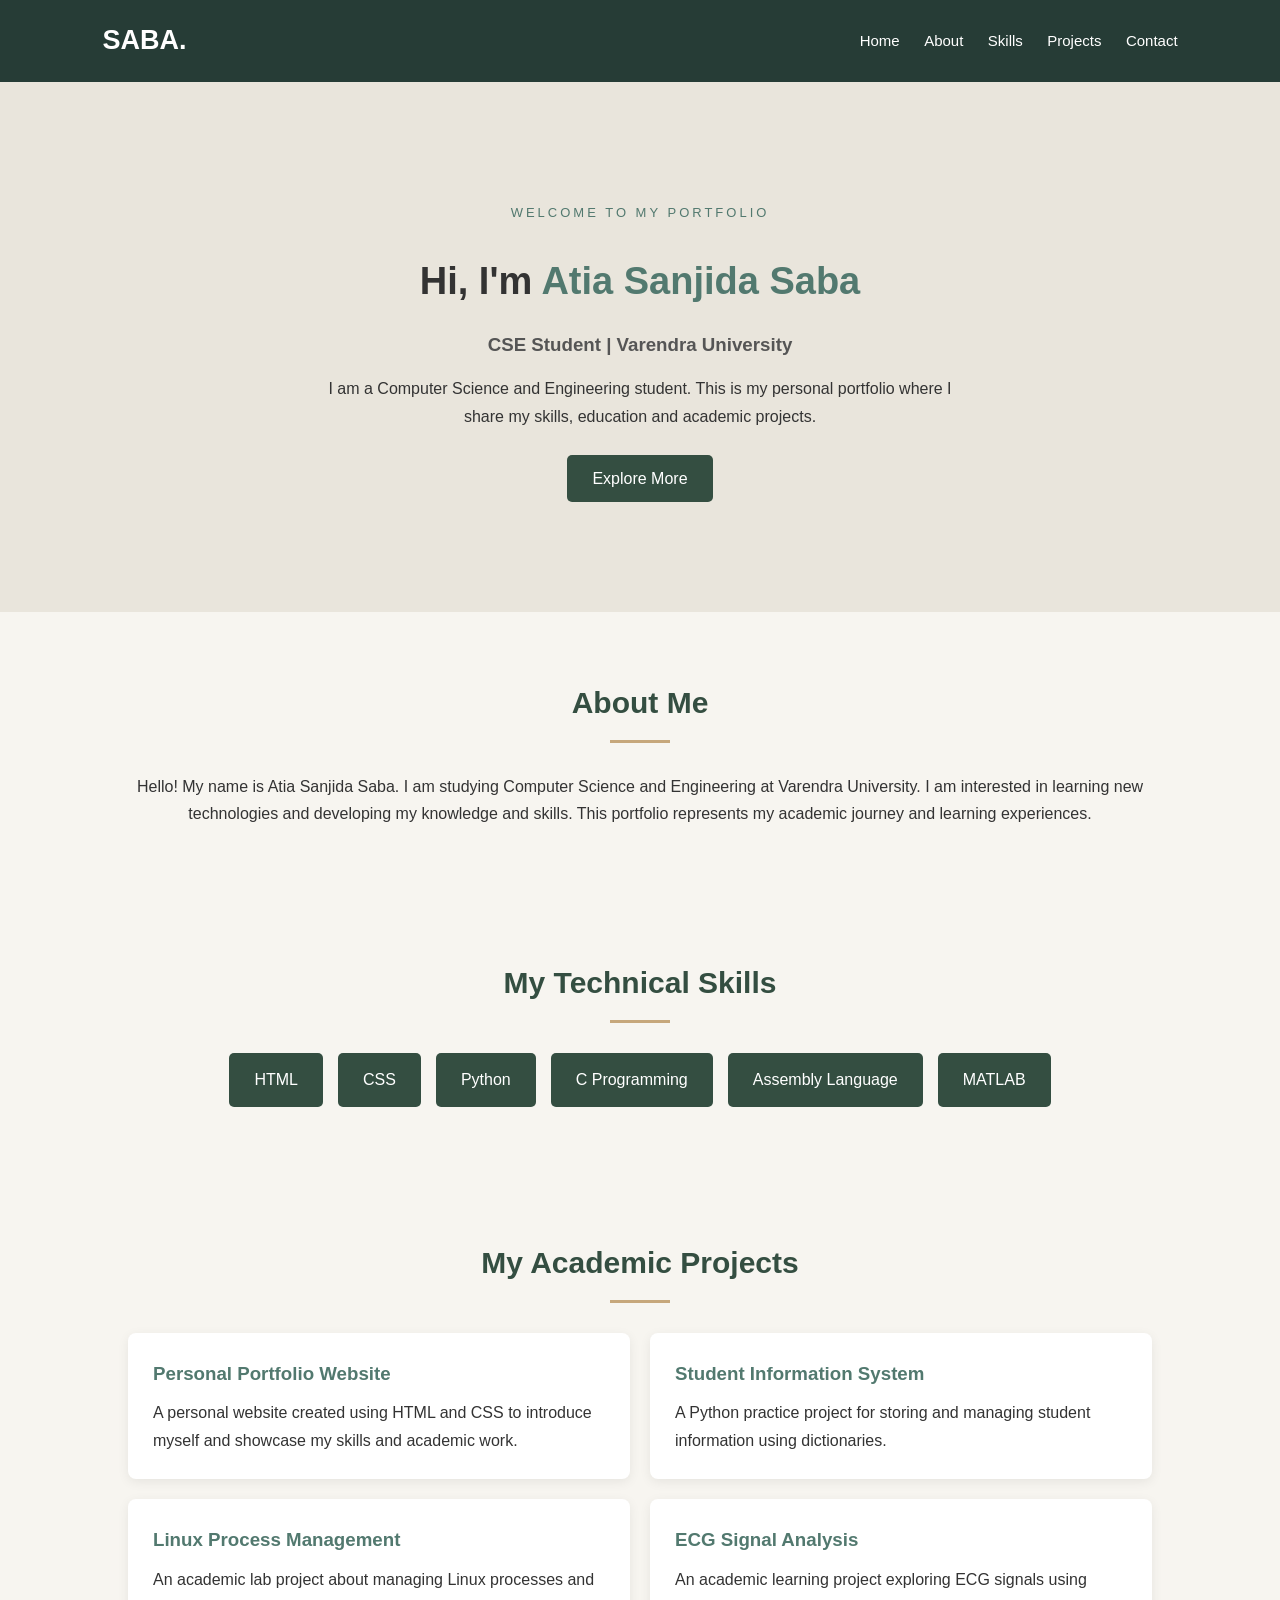
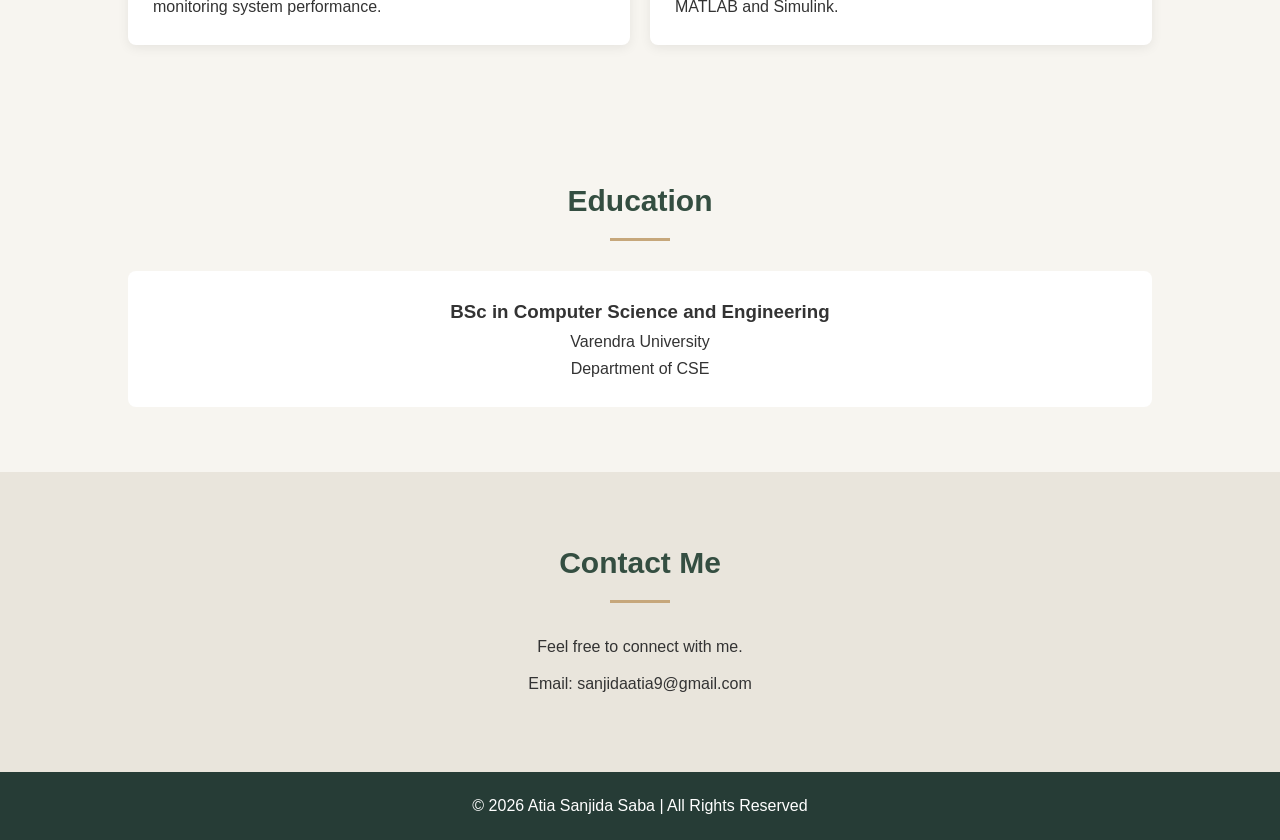
<file: index.html>
<!DOCTYPE html>
<html lang="en">

<head>
    <meta charset="UTF-8">
    <meta name="viewport" content="width=device-width, initial-scale=1.0">
    <title>Atia Sanjida Saba | Portfolio</title>
    <link rel="stylesheet" href="style.css">
</head>

<body>

    <!-- Navigation Bar -->
    <nav>
        <h2 class="logo">SABA.</h2>
        <div class="nav-links">
            <a href="#home">Home</a>
            <a href="#about">About</a>
            <a href="#skills">Skills</a>
            <a href="#projects">Projects</a>
            <a href="#contact">Contact</a>
        </div>
    </nav>

    <!-- Home Section -->
    <section id="home" class="hero">
        <p class="welcome">WELCOME TO MY PORTFOLIO</p>
        <h1>Hi, I'm <span>Atia Sanjida Saba</span></h1>
        <h3>CSE Student | Varendra University</h3>
        <p>
            I am a Computer Science and Engineering student.
            This is my personal portfolio where I share my
            skills, education and academic projects.
        </p>
        <a href="#about" class="btn">Explore More</a>
    </section>

    <!-- About Section -->
    <section id="about">
        <h2>About Me</h2>
        <div class="underline"></div>
        <p>
            Hello! My name is Atia Sanjida Saba.
            I am studying Computer Science and Engineering
            at Varendra University.
            I am interested in learning new technologies
            and developing my knowledge and skills.
            This portfolio represents my academic journey
            and learning experiences.
        </p>
    </section>

    <!-- Skills Section -->
    <section id="skills">
        <h2>My Technical Skills</h2>
        <div class="underline"></div>

        <div class="skill-container">
            <div class="skill">HTML</div>
            <div class="skill">CSS</div>
            <div class="skill">Python</div>
            <div class="skill">C Programming</div>
            <div class="skill">Assembly Language</div>
            <div class="skill">MATLAB</div>
        </div>
    </section>

    <!-- Projects Section -->
    <section id="projects">
        <h2>My Academic Projects</h2>
        <div class="underline"></div>

        <div class="project-container">

            <div class="project-card">
                <h3>Personal Portfolio Website</h3>
                <p>
                    A personal website created using HTML
                    and CSS to introduce myself and showcase
                    my skills and academic work.
                </p>
            </div>

            <div class="project-card">
                <h3>Student Information System</h3>
                <p>
                    A Python practice project for storing
                    and managing student information using
                    dictionaries.
                </p>
            </div>

            <div class="project-card">
                <h3>Linux Process Management</h3>
                <p>
                    An academic lab project about managing
                    Linux processes and monitoring system
                    performance.
                </p>
            </div>

            <div class="project-card">
                <h3>ECG Signal Analysis</h3>
                <p>
                    An academic learning project exploring
                    ECG signals using MATLAB and Simulink.
                </p>
            </div>

        </div>
    </section>

    <!-- Education Section -->
    <section id="education">
        <h2>Education</h2>
        <div class="underline"></div>

        <div class="education-card">
            <h3>BSc in Computer Science and Engineering</h3>
            <p>Varendra University</p>
            <p>Department of CSE</p>
        </div>
    </section>

    <!-- Contact Section -->
    <section id="contact">
        <h2>Contact Me</h2>
        <div class="underline"></div>

        <p>Feel free to connect with me.</p>

        <p>Email: sanjidaatia9@gmail.com</p>

    </section>

    <!-- Footer -->
    <footer>
        <p>© 2026 Atia Sanjida Saba | All Rights Reserved</p>
    </footer>

</body>

</html>
</file>
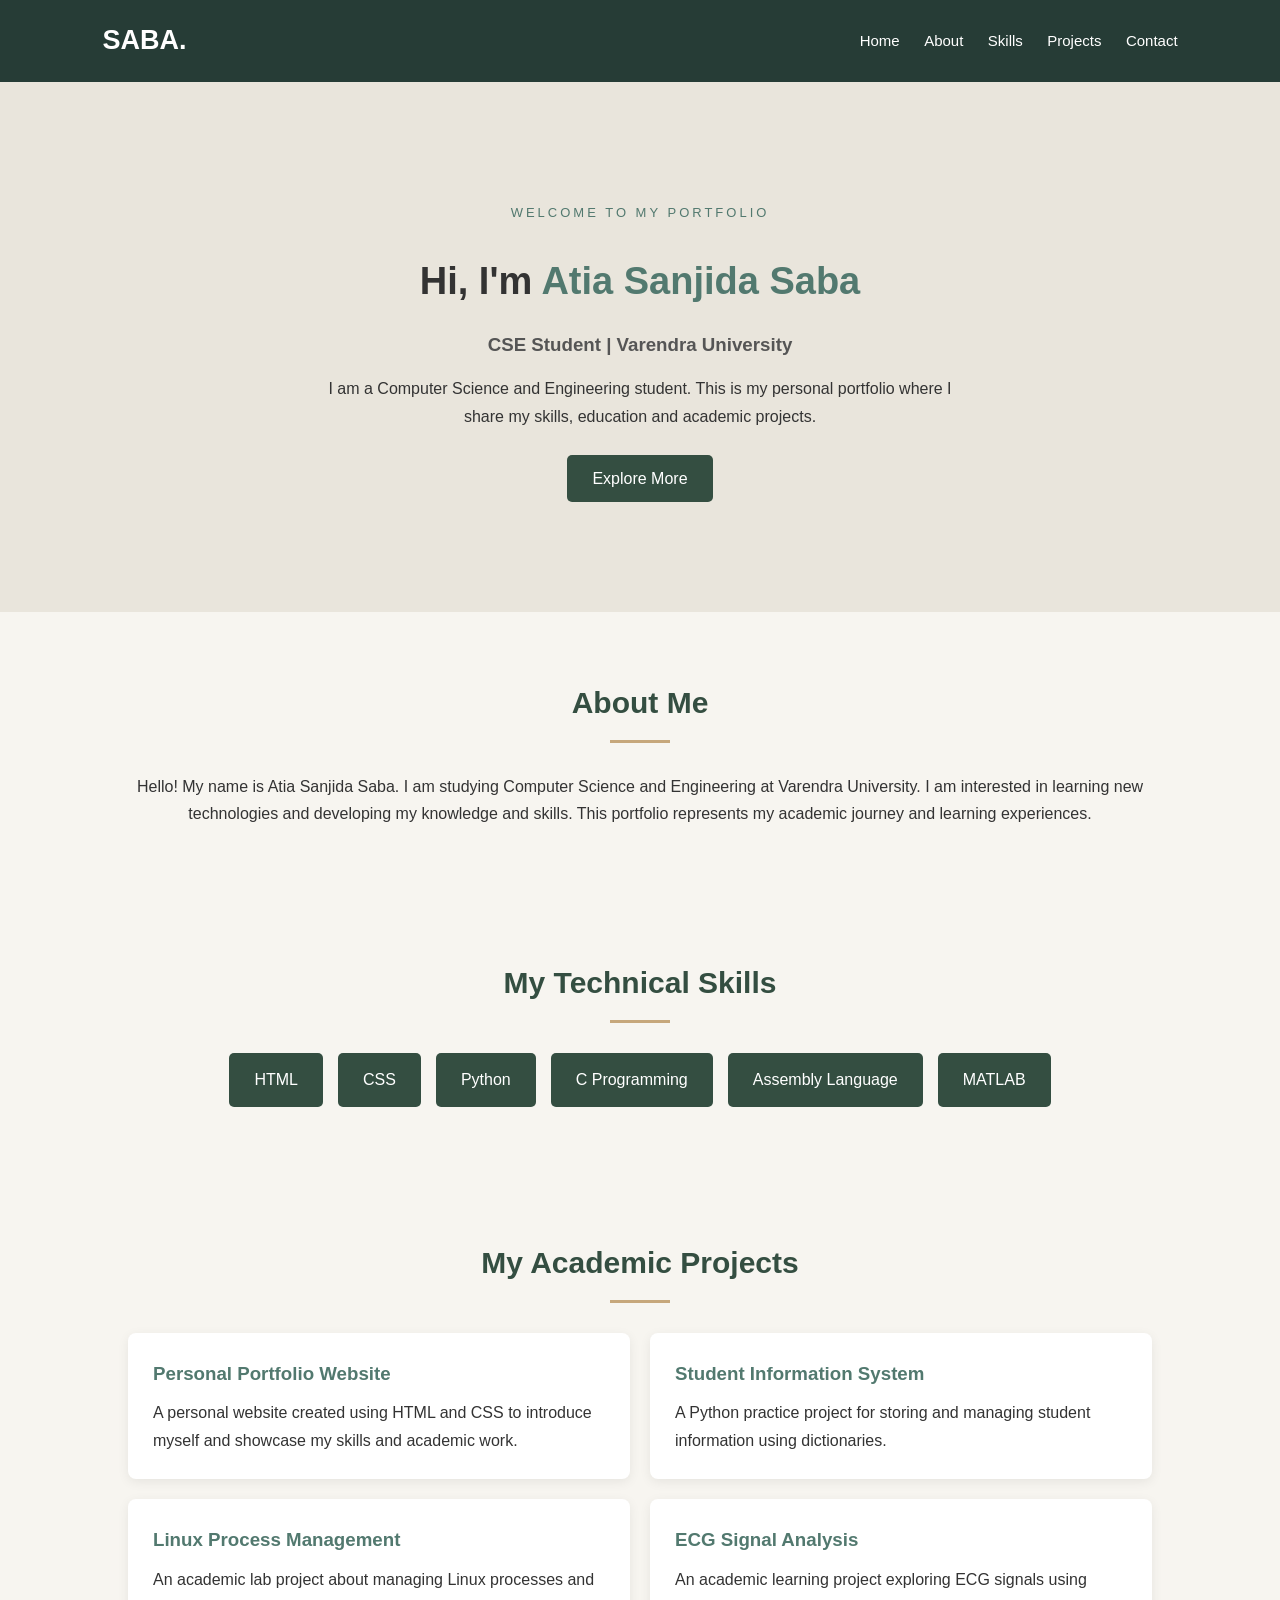
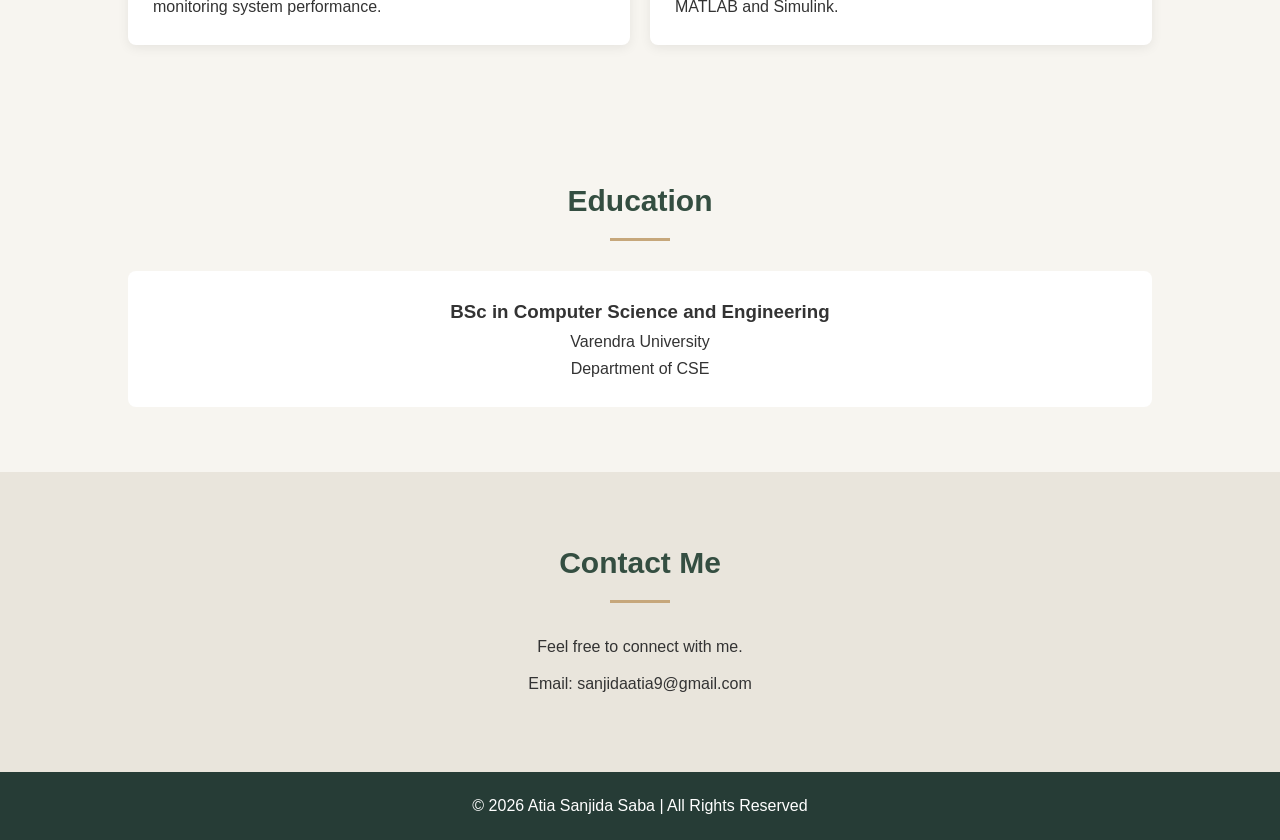
<file: myprofile.html>
<!DOCTYPE html>
<html lang="en">

<head>
    <meta charset="UTF-8">
    <meta name="viewport" content="width=device-width, initial-scale=1.0">
    <title>Atia Sanjida Saba | Portfolio</title>
    <link rel="stylesheet" href="style.css">
</head>

<body>

    <!-- Navigation Bar -->
    <nav>
        <h2 class="logo">SABA.</h2>
        <div class="nav-links">
            <a href="#home">Home</a>
            <a href="#about">About</a>
            <a href="#skills">Skills</a>
            <a href="#projects">Projects</a>
            <a href="#contact">Contact</a>
        </div>
    </nav>

    <!-- Home Section -->
    <section id="home" class="hero">
        <p class="welcome">WELCOME TO MY PORTFOLIO</p>
        <h1>Hi, I'm <span>Atia Sanjida Saba</span></h1>
        <h3>CSE Student | Varendra University</h3>
        <p>
            I am a Computer Science and Engineering student.
            This is my personal portfolio where I share my
            skills, education and academic projects.
        </p>
        <a href="#about" class="btn">Explore More</a>
    </section>

    <!-- About Section -->
    <section id="about">
        <h2>About Me</h2>
        <div class="underline"></div>
        <p>
            Hello! My name is Atia Sanjida Saba.
            I am studying Computer Science and Engineering
            at Varendra University.
            I am interested in learning new technologies
            and developing my knowledge and skills.
            This portfolio represents my academic journey
            and learning experiences.
        </p>
    </section>

    <!-- Skills Section -->
    <section id="skills">
        <h2>My Technical Skills</h2>
        <div class="underline"></div>

        <div class="skill-container">
            <div class="skill">HTML</div>
            <div class="skill">CSS</div>
            <div class="skill">Python</div>
            <div class="skill">C Programming</div>
            <div class="skill">Assembly Language</div>
            <div class="skill">MATLAB</div>
        </div>
    </section>

    <!-- Projects Section -->
    <section id="projects">
        <h2>My Academic Projects</h2>
        <div class="underline"></div>

        <div class="project-container">

            <div class="project-card">
                <h3>Personal Portfolio Website</h3>
                <p>
                    A personal website created using HTML
                    and CSS to introduce myself and showcase
                    my skills and academic work.
                </p>
            </div>

            <div class="project-card">
                <h3>Student Information System</h3>
                <p>
                    A Python practice project for storing
                    and managing student information using
                    dictionaries.
                </p>
            </div>

            <div class="project-card">
                <h3>Linux Process Management</h3>
                <p>
                    An academic lab project about managing
                    Linux processes and monitoring system
                    performance.
                </p>
            </div>

            <div class="project-card">
                <h3>ECG Signal Analysis</h3>
                <p>
                    An academic learning project exploring
                    ECG signals using MATLAB and Simulink.
                </p>
            </div>

        </div>
    </section>

    <!-- Education Section -->
    <section id="education">
        <h2>Education</h2>
        <div class="underline"></div>

        <div class="education-card">
            <h3>BSc in Computer Science and Engineering</h3>
            <p>Varendra University</p>
            <p>Department of CSE</p>
        </div>
    </section>

    <!-- Contact Section -->
    <section id="contact">
        <h2>Contact Me</h2>
        <div class="underline"></div>

        <p>Feel free to connect with me.</p>

        <p>Email: sanjidaatia9@gmail.com</p>

    </section>

    <!-- Footer -->
    <footer>
        <p>© 2026 Atia Sanjida Saba | All Rights Reserved</p>
    </footer>

</body>

</html>
</file>
<file: style.css>
* {
    margin: 0;
    padding: 0;
    box-sizing: border-box;
    scroll-behavior: smooth;
}

body {
    font-family: Arial, sans-serif;
    background-color: #f7f5f0;
    color: #333333;
    line-height: 1.7;
}

/* Navigation */
nav {
    background-color: #263c36;
    padding: 18px 8%;
    display: flex;
    justify-content: space-between;
    align-items: center;
}

.logo {
    color: #ffffff;
    font-size: 27px;
}

.nav-links a {
    color: white;
    text-decoration: none;
    margin-left: 20px;
    font-size: 15px;
}

.nav-links a:hover {
    color: #c6a77b;
}

/* Home */
.hero {
    text-align: center;
    padding: 110px 20px;
    background-color: #e9e5dc;
}

.welcome {
    color: #52796f;
    letter-spacing: 3px;
    font-size: 13px;
}

.hero h1 {
    font-size: 38px;
    margin: 15px 0;
}

.hero h1 span {
    color: #52796f;
}

.hero h3 {
    color: #555555;
    margin-bottom: 15px;
}

.hero p {
    max-width: 650px;
    margin: 10px auto 25px;
}

.btn {
    display: inline-block;
    background-color: #344e41;
    color: white;
    text-decoration: none;
    padding: 10px 25px;
    border-radius: 5px;
}

/* Common Sections */
section {
    padding: 65px 10%;
    text-align: center;
}

section h2 {
    font-size: 30px;
    color: #344e41;
}

.underline {
    width: 60px;
    height: 3px;
    background-color: #c6a77b;
    margin: 12px auto 30px;
}

/* Skills */
.skill-container {
    display: flex;
    justify-content: center;
    flex-wrap: wrap;
    gap: 15px;
}

.skill {
    background-color: #344e41;
    color: white;
    padding: 13px 25px;
    border-radius: 5px;
}

/* Projects */
.project-container {
    display: grid;
    grid-template-columns: repeat(2, 1fr);
    gap: 20px;
}

.project-card {
    background-color: white;
    padding: 25px;
    border-radius: 8px;
    box-shadow: 0 3px 12px #00000012;
    text-align: left;
}

.project-card h3 {
    color: #52796f;
    margin-bottom: 10px;
}

/* Education */
.education-card {
    background-color: white;
    padding: 25px;
    border-radius: 8px;
}

/* Contact */
#contact {
    background-color: #e9e5dc;
}

#contact p {
    margin: 10px;
}

/* Footer */
footer {
    background-color: #263c36;
    color: white;
    text-align: center;
    padding: 20px;
}

/* Mobile Responsive */
@media (max-width: 650px) {
    nav {
        flex-direction: column;
        gap: 15px;
    }

    .nav-links {
        display: flex;
        flex-wrap: wrap;
        justify-content: center;
        gap: 12px;
    }

    .nav-links a {
        margin: 0;
    }

    .hero h1 {
        font-size: 28px;
    }

    .project-container {
        grid-template-columns: 1fr;
    }
}
</file>
